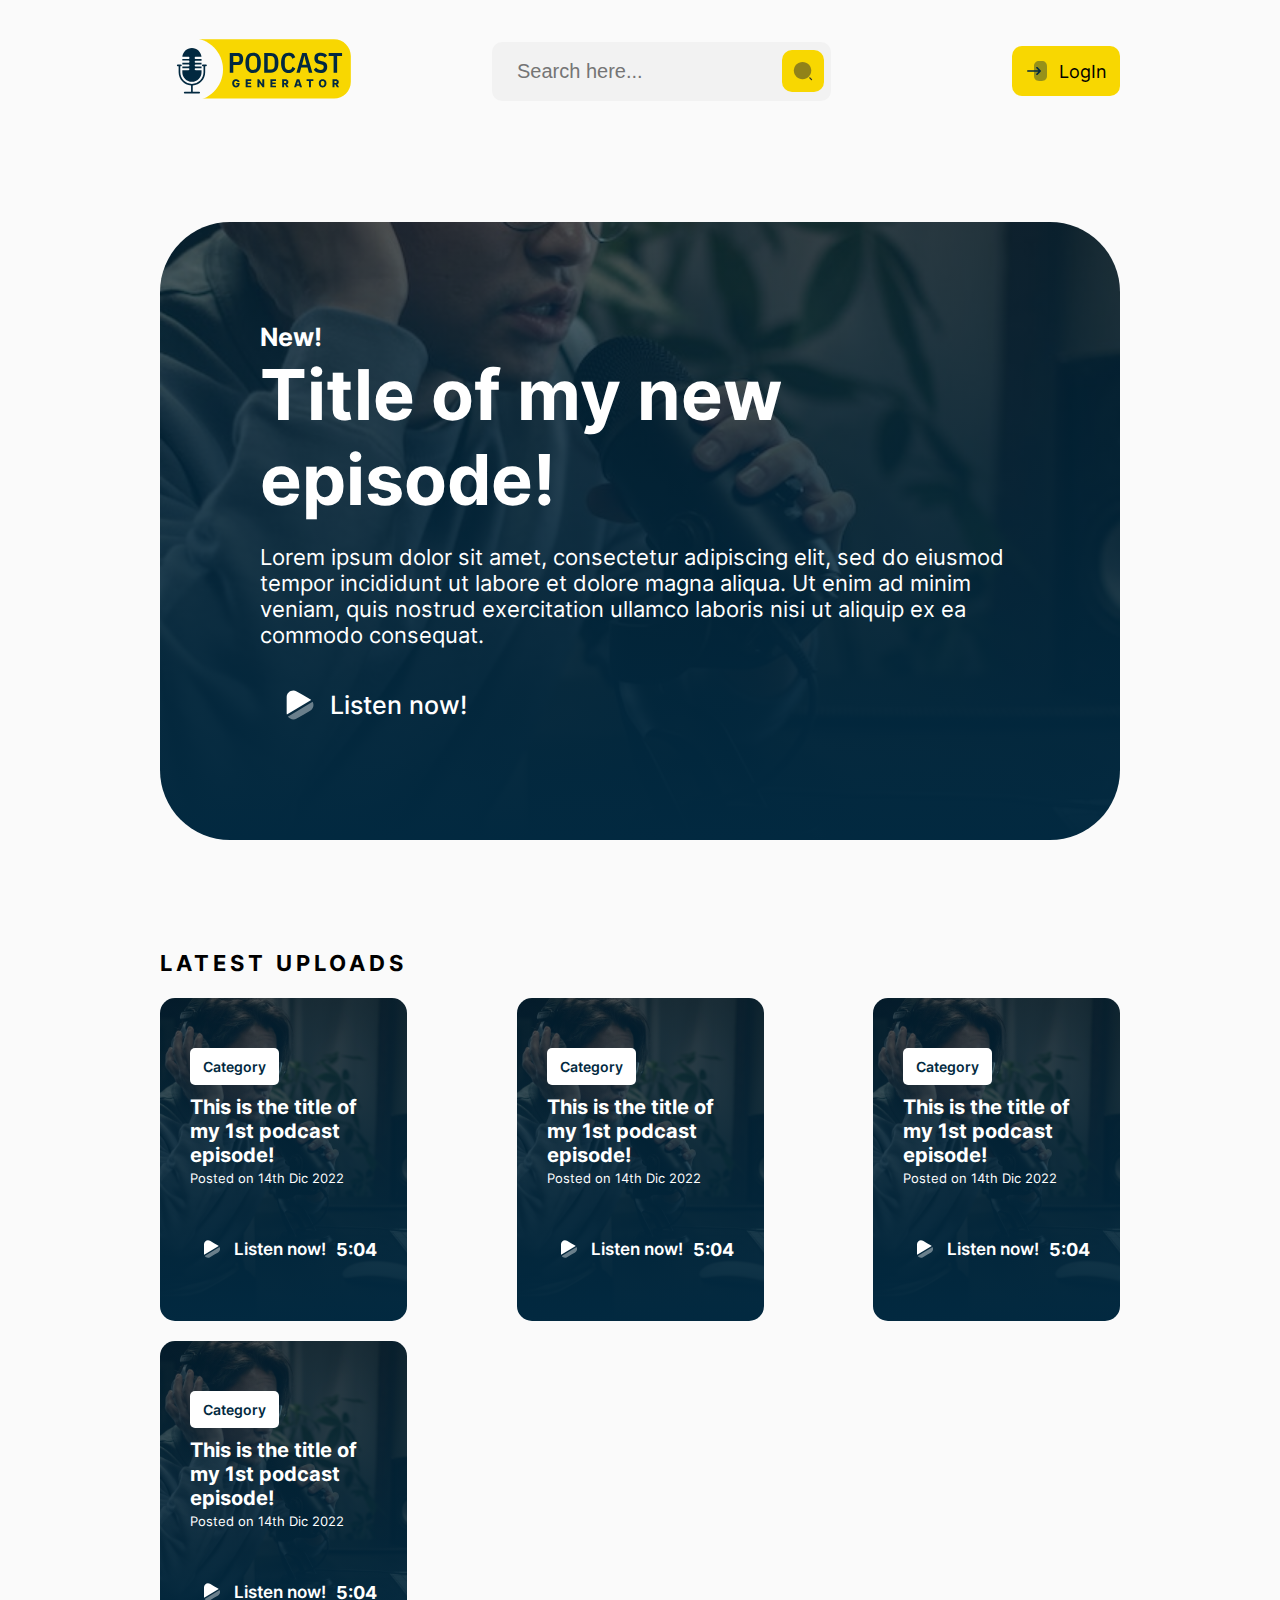
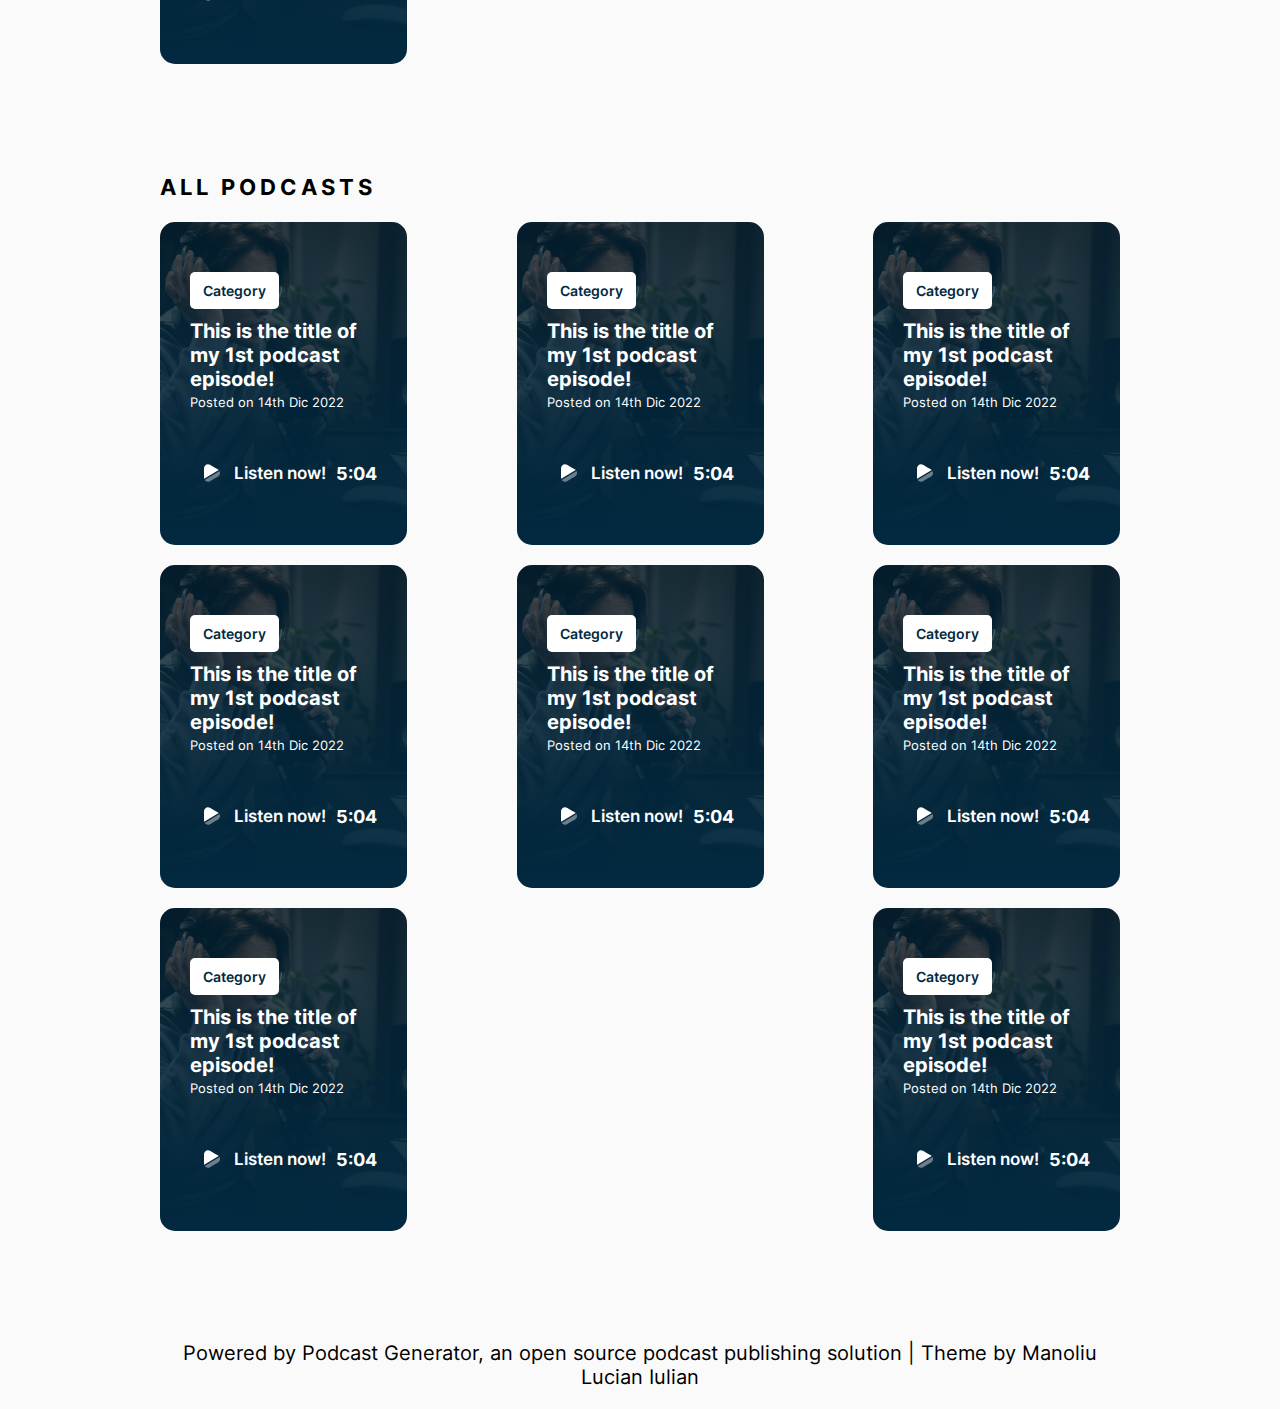
<file: index.html>
<!DOCTYPE html>
<html lang="en">
<head>
    <meta charset="UTF-8">
    <meta http-equiv="X-UA-Compatible" content="IE=edge">
    <meta name="viewport" content="width=device-width, initial-scale=1.0">
    <title>Yellow Theme</title>
    <link rel="stylesheet" href="./css/style.css">
    <script src="./js/script.js" defer async></script>
</head>

<body>
    
    <header>
    
        <div class="container">

            <div class="header">
                
                <a href="./index.html"><img class="logo" src="./img/logo/logo.svg" alt=""></a>
    
                <div class="search-box">

                    <form action="./index.php" class="search-form">

                        <input type="text" class="" placeholder="Search here..." name="search">

                        <!-- The button should be a button tag in the PG Theme -->
                        <a href="./results-page.html" class="search-button"></a>
                        <!-- The button should be a button tag in the PG Theme -->

                    </form>

                </div>    
            
                <nav>

                    <ul>
                        <li class="login-button">LogIn</li>
                    </ul>

                </nav>
            </div>
            
        </div>
    
    </header>

    <main>

        <div class="container">

            <section class="new-episode-box with-cover">

                <h3 class="new-episode-tag">New!</h3>

                <h1 class="new-episode-title">Title of my new episode!</h1>

                <p class="new-episode-description">Lorem ipsum dolor sit amet, consectetur adipiscing elit, sed do eiusmod tempor incididunt ut labore et dolore magna aliqua. Ut enim ad minim veniam, quis nostrud exercitation ullamco laboris nisi ut aliquip ex ea commodo consequat.</p>

                <a href="./single-episode.html" class="new-episode-cta">Listen now!</a>

            </section>

            <h3 class="section-title">Latest uploads</h3>

            <section class="episodes">
                <div class="episode-box with-cover">
                    <div class="episode-category-tag">
                        Category
                    </div>
                    <h3 class="episode-title">This is the title of my 1st podcast episode!</h3>
                    <span class="episode-posted-on">Posted on 14th Dic 2022</span>

                    <div class="cta-and-duration">
                        <a href="./single-episode.html" class="episode-cta">Listen now!</a>
                        <span class="episode-duration">5:04</span>
                    </div>
                </div>
                <div class="episode-box with-cover">
                    <div class="episode-category-tag">
                        Category
                    </div>
                    <h3 class="episode-title">This is the title of my 1st podcast episode!</h3>
                    <span class="episode-posted-on">Posted on 14th Dic 2022</span>

                    <div class="cta-and-duration">
                        <a href="./single-episode.html" class="episode-cta">Listen now!</a>
                        <span class="episode-duration">5:04</span>
                    </div>
                </div>
                <div class="episode-box with-cover">
                    <div class="episode-category-tag">
                        Category
                    </div>
                    <h3 class="episode-title">This is the title of my 1st podcast episode!</h3>
                    <span class="episode-posted-on">Posted on 14th Dic 2022</span>

                    <div class="cta-and-duration">
                        <a href="./single-episode.html" class="episode-cta">Listen now!</a>
                        <span class="episode-duration">5:04</span>
                    </div>
                </div>
                <div class="episode-box with-cover">
                    <div class="episode-category-tag">
                        Category
                    </div>
                    <h3 class="episode-title">This is the title of my 1st podcast episode!</h3>
                    <span class="episode-posted-on">Posted on 14th Dic 2022</span>

                    <div class="cta-and-duration">
                        <a href="./single-episode.html" class="episode-cta">Listen now!</a>
                        <span class="episode-duration">5:04</span>
                    </div>
                </div>
            </section>

            <h3 class="section-title">All podcasts</h3>

            <section class="episodes">
                <div class="episode-box with-cover">
                    <div class="episode-category-tag">
                        Category
                    </div>
                    <h3 class="episode-title">This is the title of my 1st podcast episode!</h3>
                    <span class="episode-posted-on">Posted on 14th Dic 2022</span>

                    <div class="cta-and-duration">
                        <a href="./single-episode.html" class="episode-cta">Listen now!</a>
                        <span class="episode-duration">5:04</span>
                    </div>
                </div>
                <div class="episode-box with-cover">
                    <div class="episode-category-tag">
                        Category
                    </div>
                    <h3 class="episode-title">This is the title of my 1st podcast episode!</h3>
                    <span class="episode-posted-on">Posted on 14th Dic 2022</span>

                    <div class="cta-and-duration">
                        <a href="./single-episode.html" class="episode-cta">Listen now!</a>
                        <span class="episode-duration">5:04</span>
                    </div>
                </div>
                <div class="episode-box with-cover">
                    <div class="episode-category-tag">
                        Category
                    </div>
                    <h3 class="episode-title">This is the title of my 1st podcast episode!</h3>
                    <span class="episode-posted-on">Posted on 14th Dic 2022</span>

                    <div class="cta-and-duration">
                        <a href="./single-episode.html" class="episode-cta">Listen now!</a>
                        <span class="episode-duration">5:04</span>
                    </div>
                </div>
                <div class="episode-box with-cover">
                    <div class="episode-category-tag">
                        Category
                    </div>
                    <h3 class="episode-title">This is the title of my 1st podcast episode!</h3>
                    <span class="episode-posted-on">Posted on 14th Dic 2022</span>

                    <div class="cta-and-duration">
                        <a href="./single-episode.html" class="episode-cta">Listen now!</a>
                        <span class="episode-duration">5:04</span>
                    </div>
                </div>
                <div class="episode-box with-cover">
                    <div class="episode-category-tag">
                        Category
                    </div>
                    <h3 class="episode-title">This is the title of my 1st podcast episode!</h3>
                    <span class="episode-posted-on">Posted on 14th Dic 2022</span>

                    <div class="cta-and-duration">
                        <a href="./single-episode.html" class="episode-cta">Listen now!</a>
                        <span class="episode-duration">5:04</span>
                    </div>
                </div>
                <div class="episode-box with-cover">
                    <div class="episode-category-tag">
                        Category
                    </div>
                    <h3 class="episode-title">This is the title of my 1st podcast episode!</h3>
                    <span class="episode-posted-on">Posted on 14th Dic 2022</span>

                    <div class="cta-and-duration">
                        <a href="./single-episode.html" class="episode-cta">Listen now!</a>
                        <span class="episode-duration">5:04</span>
                    </div>
                </div>
                <div class="episode-box with-cover">
                    <div class="episode-category-tag">
                        Category
                    </div>
                    <h3 class="episode-title">This is the title of my 1st podcast episode!</h3>
                    <span class="episode-posted-on">Posted on 14th Dic 2022</span>

                    <div class="cta-and-duration">
                        <a href="./single-episode.html" class="episode-cta">Listen now!</a>
                        <span class="episode-duration">5:04</span>
                    </div>
                </div>
                <div class="episode-box with-cover">
                    <div class="episode-category-tag">
                        Category
                    </div>
                    <h3 class="episode-title">This is the title of my 1st podcast episode!</h3>
                    <span class="episode-posted-on">Posted on 14th Dic 2022</span>

                    <div class="cta-and-duration">
                        <a href="./single-episode.html" class="episode-cta">Listen now!</a>
                        <span class="episode-duration">5:04</span>
                    </div>
                </div>
            </section>

            <footer>
                <p>Powered by Podcast Generator, an open source podcast publishing solution | Theme by Manoliu Lucian Iulian</p>
            </footer>
            
        </div>

    </main>

</body>

</html>
</file>
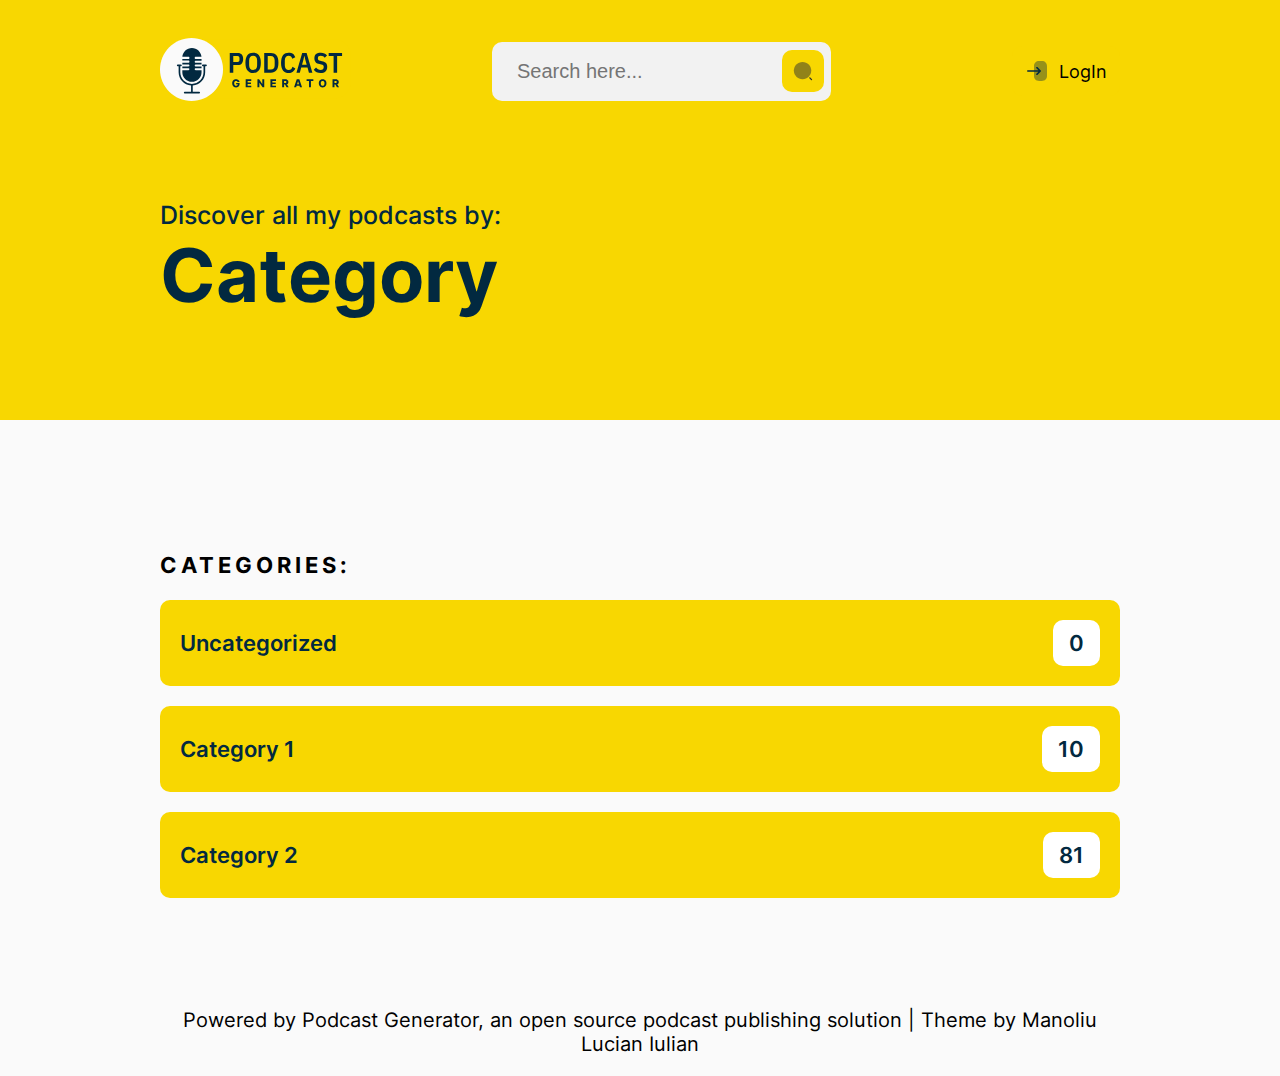
<file: categories.html>
<!DOCTYPE html>
<html lang="en">
<head>
    <meta charset="UTF-8">
    <meta http-equiv="X-UA-Compatible" content="IE=edge">
    <meta name="viewport" content="width=device-width, initial-scale=1.0">
    <title>Yellow Theme</title>
    <link rel="stylesheet" href="./css/style.css">
    <script src="./js/script.js" defer async></script>
</head>

<body>
    
    <header>
    
        <div class="container">

            <div class="header">

                <a href="./index.html"><img class="logo" src="./img/logo/logo.svg" alt=""></a>
    
                <div class="search-box">

                    <form action="./index.php" class="search-form">

                        <input type="text" class="" placeholder="Search here..." name="search">

                        <!-- This should be a "button tag" in the PG Theme -->
                        <a href="./results-page.html" class="search-button"></a>
                        <!-- This should be a "button tag" in the PG Theme -->
                        
                    </form>

                </div>    
            
                <nav>
                    <ul>
                        <li class="login-button">LogIn</li>
                    </ul>
                </nav>

            </div>

        </div>
    
    </header>

    <main>
        
        <section class="category-page-header">
        
            <div class="container">
                
                <p>Discover all my podcasts by:</p>
        
                <h3>Category</h3>
                
            </div>
            
        </section>

        <div class="container">
            
            <h3 class="section-title">Categories:</h3>

            <section class="categories">
                <ul class="categories-list">
                    <li class="categories-item">
                        Uncategorized 
                        <span class="episodes-count">0</span>
                    </li>
                    <li class="categories-item">
                        Category 1 
                        <span class="episodes-count">10</span>
                    </li>
                    <li class="categories-item">
                        Category 2 
                        <span class="episodes-count">81</span>
                    </li>
                </ul>
            </section>

            <footer>
                <p>Powered by Podcast Generator, an open source podcast publishing solution | Theme by Manoliu Lucian Iulian</p>
            </footer>

        </div>
        
    </main>

</body>

</html>
</file>
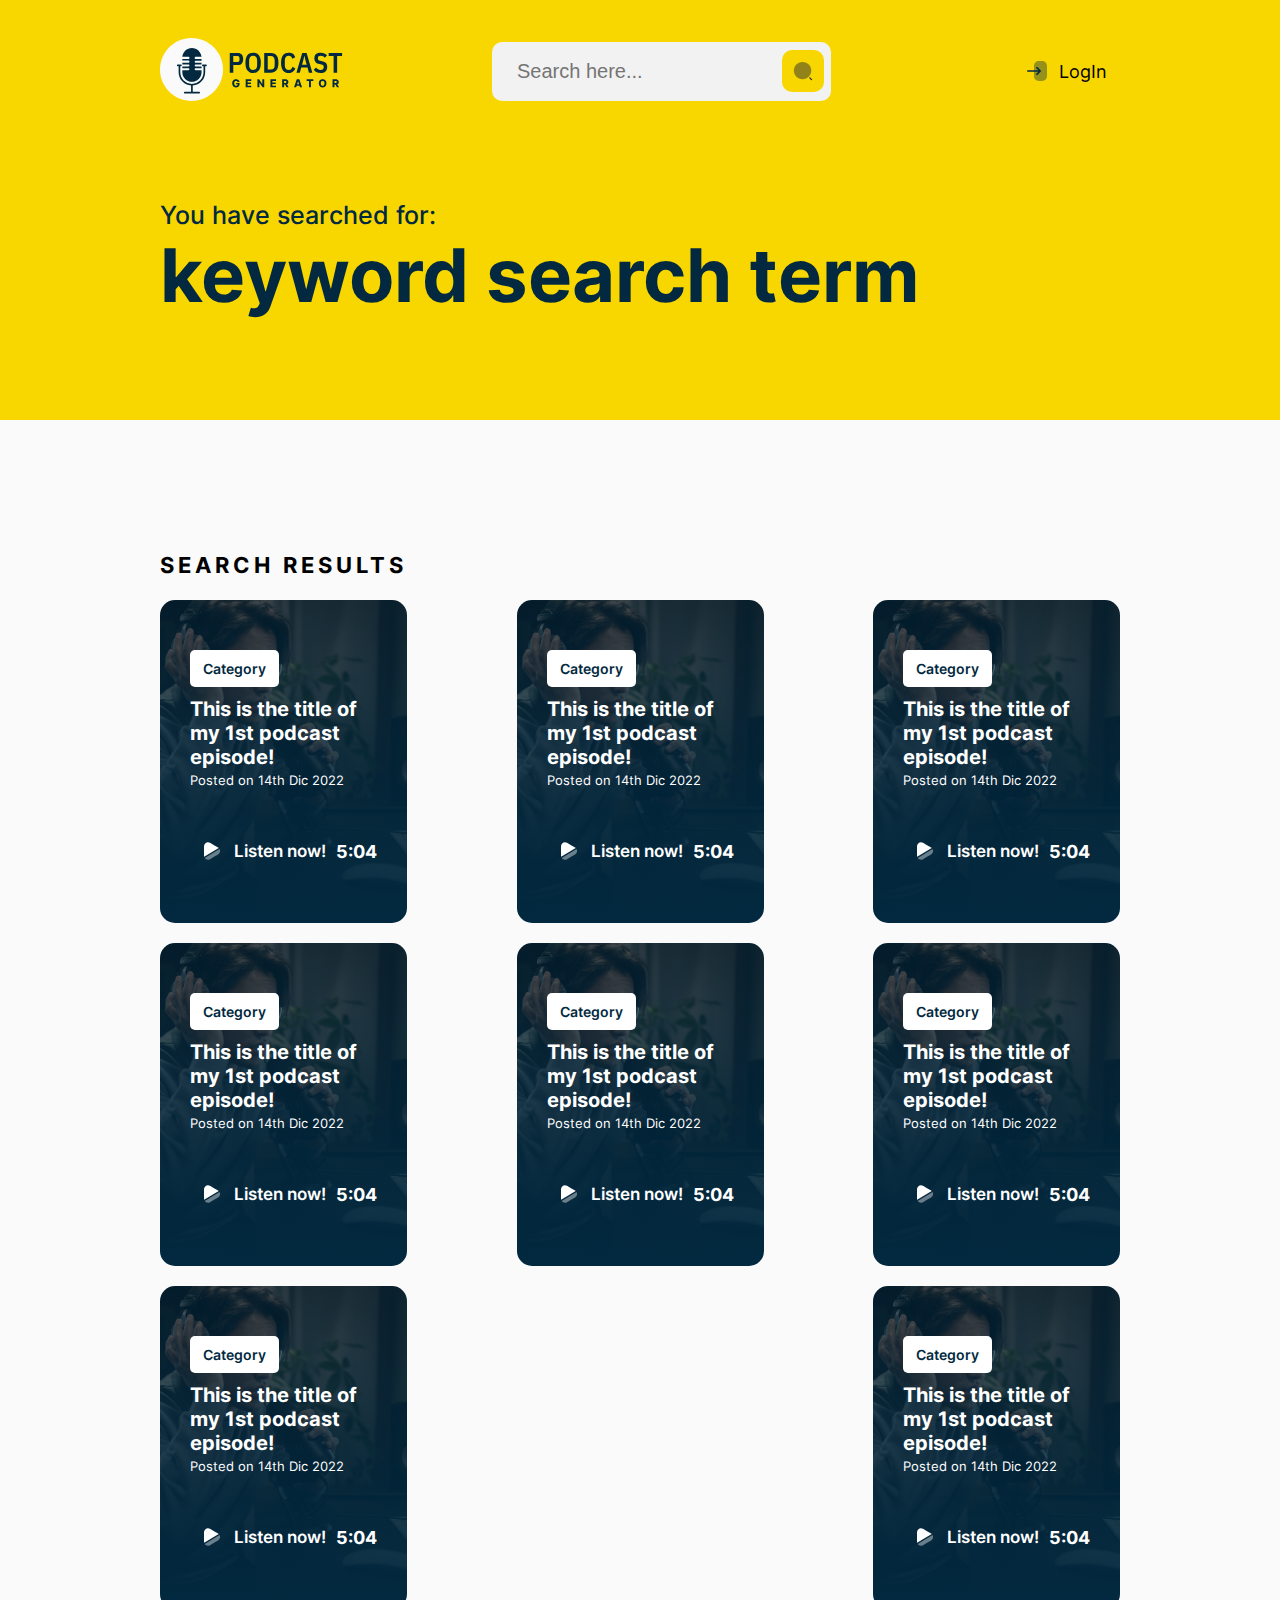
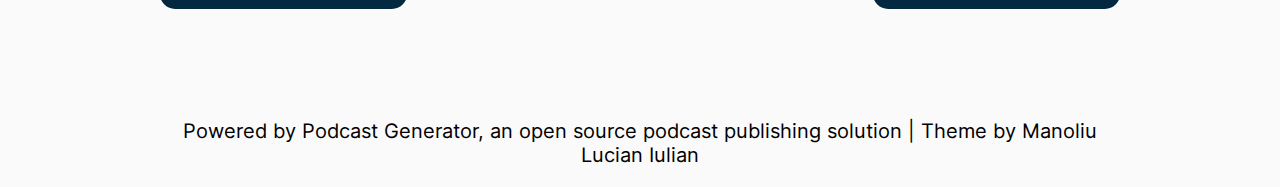
<file: results-page.html>
<!DOCTYPE html>
<html lang="en">
<head>
    <meta charset="UTF-8">
    <meta http-equiv="X-UA-Compatible" content="IE=edge">
    <meta name="viewport" content="width=device-width, initial-scale=1.0">
    <title>Yellow Theme</title>
    <link rel="stylesheet" href="./css/style.css">
    <script src="./js/script.js" defer async></script>
</head>

<body>
    
    <header>
    
        <div class="container">

            <div class="header">

                <a href="./index.html"><img class="logo" src="./img/logo/logo.svg" alt=""></a>
    
                <div class="search-box">

                    <form action="./index.php" class="search-form">

                        <input type="text" class="" placeholder="Search here..." name="search">

                        <!-- The button should be a button tag in the PG Theme -->
                        <a href="./results-page.html" class="search-button"></a>
                        <!-- The button should be a button tag in the PG Theme -->
                        
                    </form>

                </div>    
            
                <nav>
                    <ul>
                        <li class="login-button">LogIn</li>
                    </ul>
                </nav>

            </div>

        </div>
    
    </header>

    <main>
        
        <section class="search-informations">
        
            <div class="container">
                
                <p>You have searched for:</p>
        
                <h3 class="search-term">keyword search term</h3>
                
            </div>
            
        </section>

        <div class="container">
            
            <h3 class="section-title">Search results</h3>

            <section class="episodes">
                <div class="episode-box with-cover">
                    <div class="episode-category-tag">
                        Category
                    </div>
                    <h3 class="episode-title">This is the title of my 1st podcast episode!</h3>
                    <span class="episode-posted-on">Posted on 14th Dic 2022</span>

                    <div class="cta-and-duration">
                        <a href="./single-episode.html" class="episode-cta">Listen now!</a>
                        <span class="episode-duration">5:04</span>
                    </div>
                </div>
                <div class="episode-box with-cover">
                    <div class="episode-category-tag">
                        Category
                    </div>
                    <h3 class="episode-title">This is the title of my 1st podcast episode!</h3>
                    <span class="episode-posted-on">Posted on 14th Dic 2022</span>

                    <div class="cta-and-duration">
                        <a href="./single-episode.html" class="episode-cta">Listen now!</a>
                        <span class="episode-duration">5:04</span>
                    </div>
                </div>
                <div class="episode-box with-cover">
                    <div class="episode-category-tag">
                        Category
                    </div>
                    <h3 class="episode-title">This is the title of my 1st podcast episode!</h3>
                    <span class="episode-posted-on">Posted on 14th Dic 2022</span>

                    <div class="cta-and-duration">
                        <a href="./single-episode.html" class="episode-cta">Listen now!</a>
                        <span class="episode-duration">5:04</span>
                    </div>
                </div>
                <div class="episode-box with-cover">
                    <div class="episode-category-tag">
                        Category
                    </div>
                    <h3 class="episode-title">This is the title of my 1st podcast episode!</h3>
                    <span class="episode-posted-on">Posted on 14th Dic 2022</span>

                    <div class="cta-and-duration">
                        <a href="./single-episode.html" class="episode-cta">Listen now!</a>
                        <span class="episode-duration">5:04</span>
                    </div>
                </div>
                <div class="episode-box with-cover">
                    <div class="episode-category-tag">
                        Category
                    </div>
                    <h3 class="episode-title">This is the title of my 1st podcast episode!</h3>
                    <span class="episode-posted-on">Posted on 14th Dic 2022</span>

                    <div class="cta-and-duration">
                        <a href="./single-episode.html" class="episode-cta">Listen now!</a>
                        <span class="episode-duration">5:04</span>
                    </div>
                </div>
                <div class="episode-box with-cover">
                    <div class="episode-category-tag">
                        Category
                    </div>
                    <h3 class="episode-title">This is the title of my 1st podcast episode!</h3>
                    <span class="episode-posted-on">Posted on 14th Dic 2022</span>

                    <div class="cta-and-duration">
                        <a href="./single-episode.html" class="episode-cta">Listen now!</a>
                        <span class="episode-duration">5:04</span>
                    </div>
                </div>
                <div class="episode-box with-cover">
                    <div class="episode-category-tag">
                        Category
                    </div>
                    <h3 class="episode-title">This is the title of my 1st podcast episode!</h3>
                    <span class="episode-posted-on">Posted on 14th Dic 2022</span>

                    <div class="cta-and-duration">
                        <a href="./single-episode.html" class="episode-cta">Listen now!</a>
                        <span class="episode-duration">5:04</span>
                    </div>
                </div>
                <div class="episode-box with-cover">
                    <div class="episode-category-tag">
                        Category
                    </div>
                    <h3 class="episode-title">This is the title of my 1st podcast episode!</h3>
                    <span class="episode-posted-on">Posted on 14th Dic 2022</span>

                    <div class="cta-and-duration">
                        <a href="./single-episode.html" class="episode-cta">Listen now!</a>
                        <span class="episode-duration">5:04</span>
                    </div>
                </div>
            </section>

            <footer>
                <p>Powered by Podcast Generator, an open source podcast publishing solution | Theme by Manoliu Lucian Iulian</p>
            </footer>

        </div>
        
    </main>

</body>

</html>
</file>
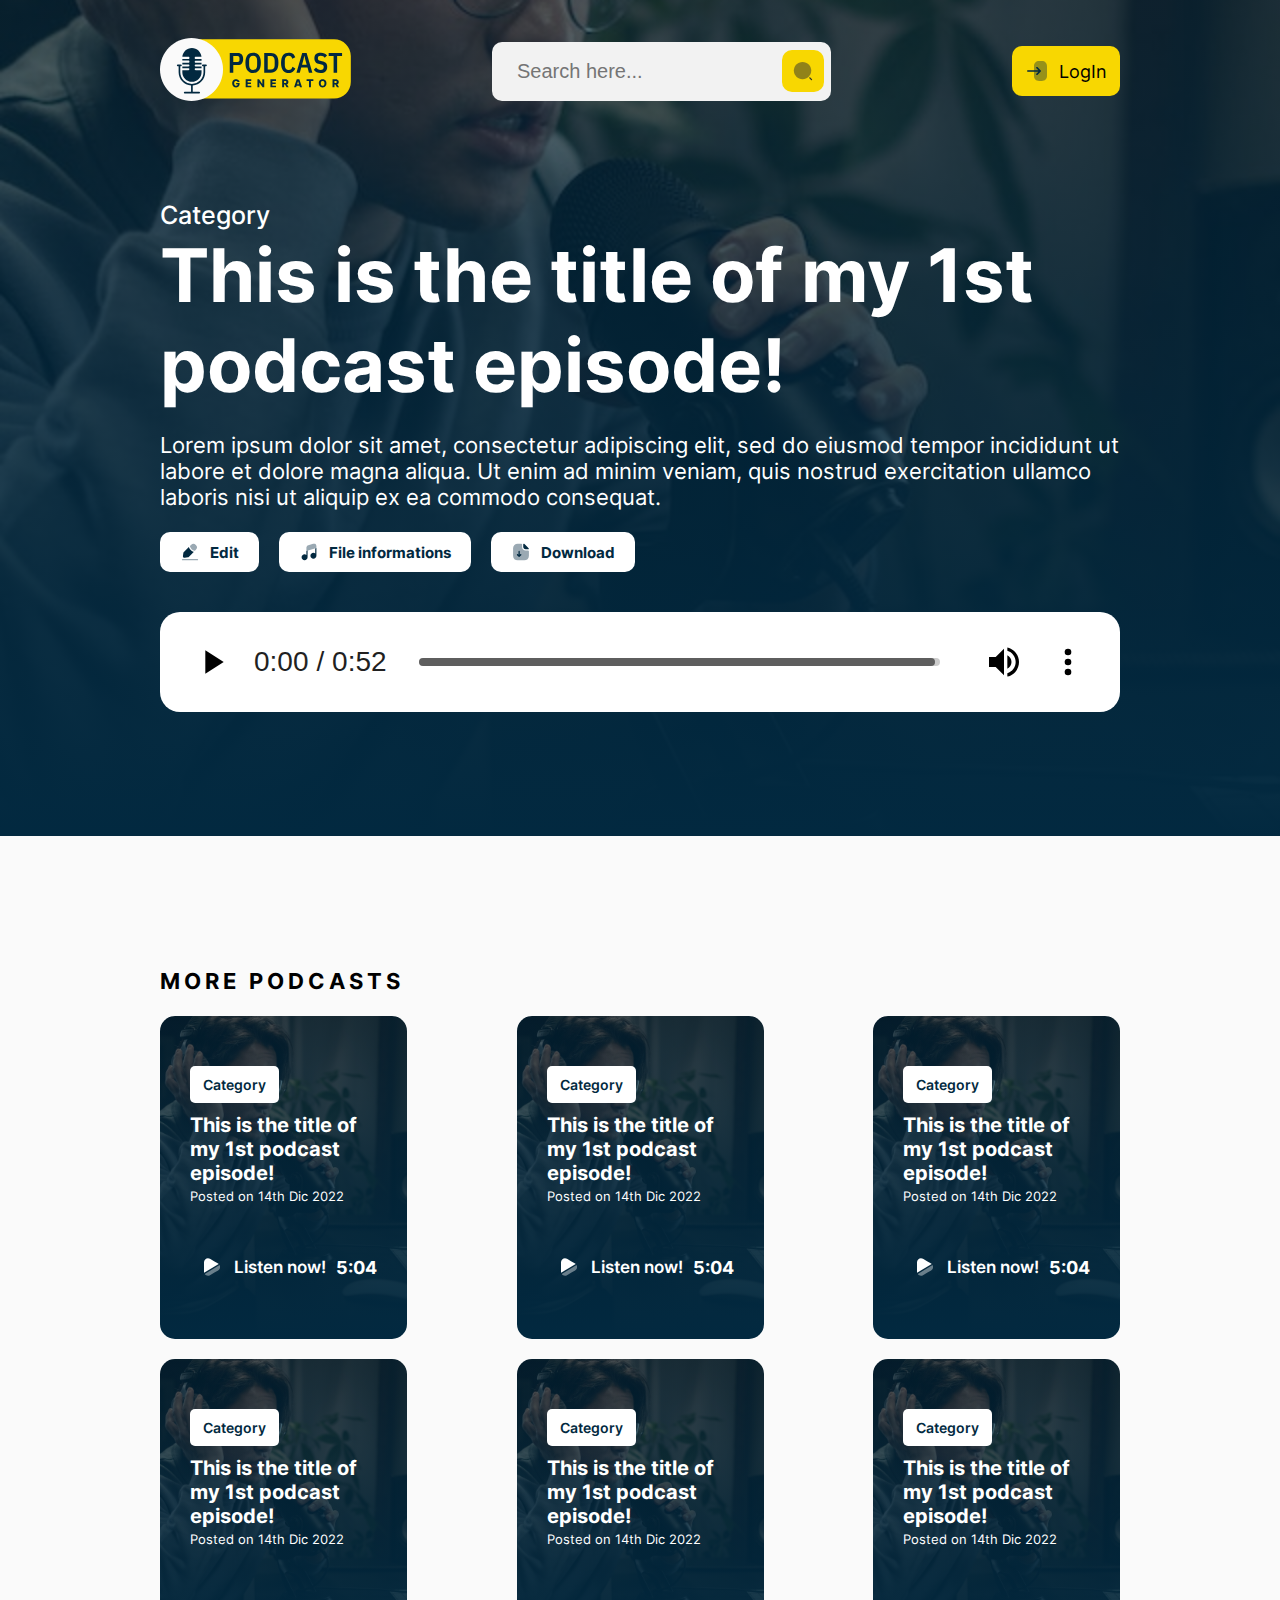
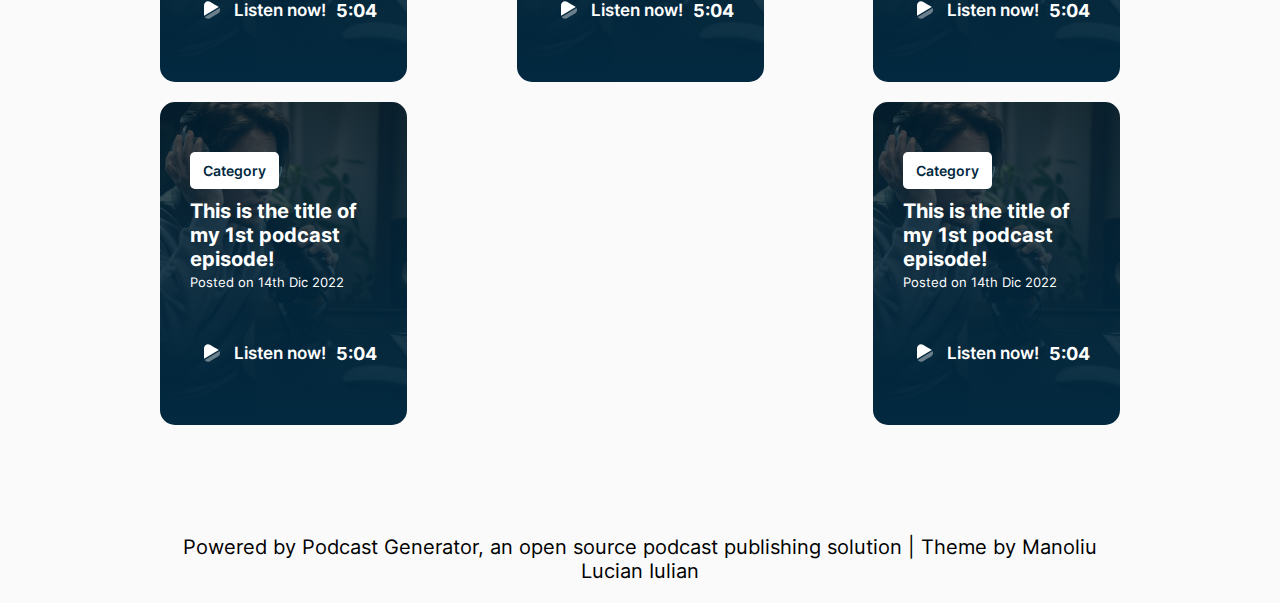
<file: single-episode.html>
<!DOCTYPE html>
<html lang="en">
<head>
    <meta charset="UTF-8">
    <meta http-equiv="X-UA-Compatible" content="IE=edge">
    <meta name="viewport" content="width=device-width, initial-scale=1.0">
    <title>Yellow Theme</title>
    <link rel="stylesheet" href="./css/style.css">
    <script src="./js/script.js" defer></script>
</head>

<body>
    
    <header>
    
        <div class="container">

            <div class="header">

                <a href="./index.html"><img class="logo" src="./img/logo/logo.svg" alt=""></a>
    
                <div class="search-box">

                    <form action="./index.php" class="search-form">

                        <input type="text" class="" placeholder="Search here..." name="search">

                        <!-- The button should be a button tag in the PG Theme -->
                        <a href="./results-page.html" class="search-button"></a>
                        <!-- The button should be a button tag in the PG Theme -->

                    </form>

                </div>    
            
                <nav>
                    <ul>
                        <li class="login-button">LogIn</li>
                    </ul>
                </nav>

            </div>

        </div>
    
    </header>

    <main>
        
        <section class="single-episode with-cover">
        
            <div class="container">
                <div class="episode-category-tag">
                    Category
                </div>
        
                <h3 class="episode-title">This is the title of my 1st podcast episode!</h3>

                <p class="episode-description">
                    Lorem ipsum dolor sit amet, consectetur adipiscing elit, sed do eiusmod tempor incididunt ut labore et dolore magna aliqua. Ut enim ad minim veniam, quis nostrud exercitation ullamco laboris nisi ut aliquip ex ea commodo consequat.
                </p>

                <div class="buttons">

                    <a class="edit-button">Edit</a>

                    <a class="file-informations-button">File informations</a>

                    <a class="download">Download</a>

                    <div class="file-informations-popup" style="visibility: hidden;">
                        <div class="file-informations-container">
                            <div class="title">
                                File information                                
                                <div class="close"></div>
                            </div>
                            <div class="informations">
                                <div class="row filetype">
                                    <div class="name filetype">Filetype:</div>
                                    <div class="value">Mp3</div>
                                </div>
                                <div class="row filetype">
                                    <div class="name size">Size:</div>
                                    <div class="value">2 mb</div>
                                </div>
                                <div class="row filetype">
                                    <div class="name bitrate">Bitrate:</div>
                                    <div class="value">0:53 m</div>
                                </div>
                                <div class="row filetype">
                                    <div class="name frequency">Frequency:</div>
                                    <div class="value">320 kbps</div>
                                </div>
                                <div class="row filetype">
                                    <div class="name published-date">Published date:</div>
                                    <div class="value">December 19, 2022</div>
                                </div>
                                <div class="row filetype">
                                    <div class="name published-time">Published time:</div>
                                    <div class="value">13:54:00</div>
                                </div>
                                <div class="row filetype">
                                    <div class="name season">Season:</div>
                                    <div class="value">1</div>
                                </div>
                                <div class="row filetype">
                                    <div class="name episode">Episode:</div>
                                    <div class="value">9</div>
                                </div>
                                <div class="row filetype">
                                    <div class="name author-name">Author name:</div>
                                    <div class="value">Luciano</div>
                                </div>
                                <div class="row filetype">
                                    <div class="name author-email">Author email:</div>
                                    <div class="value">Neamitika@gmail.com</div>
                                </div>
                            </div>
                        </div>
                    </div>
                    
                </div>
        
                <audio controls>
                    <source src="./audio/audio.mp3" type="audio/mpeg">
                </audio>
                
            </div>
            
        </section>


        <div class="container">
            
            <h3 class="section-title">More podcasts</h3>

            <section class="episodes">
                <div class="episode-box with-cover">
                    <div class="episode-category-tag">
                        Category
                    </div>
                    <h3 class="episode-title">This is the title of my 1st podcast episode!</h3>
                    <span class="episode-posted-on">Posted on 14th Dic 2022</span>

                    <div class="cta-and-duration">
                        <a href="./single-episode.html" class="episode-cta">Listen now!</a>
                        <span class="episode-duration">5:04</span>
                    </div>
                </div>
                <div class="episode-box with-cover">
                    <div class="episode-category-tag">
                        Category
                    </div>
                    <h3 class="episode-title">This is the title of my 1st podcast episode!</h3>
                    <span class="episode-posted-on">Posted on 14th Dic 2022</span>

                    <div class="cta-and-duration">
                        <a href="./single-episode.html" class="episode-cta">Listen now!</a>
                        <span class="episode-duration">5:04</span>
                    </div>
                </div>
                <div class="episode-box with-cover">
                    <div class="episode-category-tag">
                        Category
                    </div>
                    <h3 class="episode-title">This is the title of my 1st podcast episode!</h3>
                    <span class="episode-posted-on">Posted on 14th Dic 2022</span>

                    <div class="cta-and-duration">
                        <a href="./single-episode.html" class="episode-cta">Listen now!</a>
                        <span class="episode-duration">5:04</span>
                    </div>
                </div>
                <div class="episode-box with-cover">
                    <div class="episode-category-tag">
                        Category
                    </div>
                    <h3 class="episode-title">This is the title of my 1st podcast episode!</h3>
                    <span class="episode-posted-on">Posted on 14th Dic 2022</span>

                    <div class="cta-and-duration">
                        <a href="./single-episode.html" class="episode-cta">Listen now!</a>
                        <span class="episode-duration">5:04</span>
                    </div>
                </div>
                <div class="episode-box with-cover">
                    <div class="episode-category-tag">
                        Category
                    </div>
                    <h3 class="episode-title">This is the title of my 1st podcast episode!</h3>
                    <span class="episode-posted-on">Posted on 14th Dic 2022</span>

                    <div class="cta-and-duration">
                        <a href="./single-episode.html" class="episode-cta">Listen now!</a>
                        <span class="episode-duration">5:04</span>
                    </div>
                </div>
                <div class="episode-box with-cover">
                    <div class="episode-category-tag">
                        Category
                    </div>
                    <h3 class="episode-title">This is the title of my 1st podcast episode!</h3>
                    <span class="episode-posted-on">Posted on 14th Dic 2022</span>

                    <div class="cta-and-duration">
                        <a href="./single-episode.html" class="episode-cta">Listen now!</a>
                        <span class="episode-duration">5:04</span>
                    </div>
                </div>
                <div class="episode-box with-cover">
                    <div class="episode-category-tag">
                        Category
                    </div>
                    <h3 class="episode-title">This is the title of my 1st podcast episode!</h3>
                    <span class="episode-posted-on">Posted on 14th Dic 2022</span>

                    <div class="cta-and-duration">
                        <a href="./single-episode.html" class="episode-cta">Listen now!</a>
                        <span class="episode-duration">5:04</span>
                    </div>
                </div>
                <div class="episode-box with-cover">
                    <div class="episode-category-tag">
                        Category
                    </div>
                    <h3 class="episode-title">This is the title of my 1st podcast episode!</h3>
                    <span class="episode-posted-on">Posted on 14th Dic 2022</span>

                    <div class="cta-and-duration">
                        <a href="./single-episode.html" class="episode-cta">Listen now!</a>
                        <span class="episode-duration">5:04</span>
                    </div>
                </div>
            </section>

            <footer>
                <p>Powered by Podcast Generator, an open source podcast publishing solution | Theme by Manoliu Lucian Iulian</p>
            </footer>

        </div>
        
    </main>

</body>

</html>
</file>
<file: css/style.css>
@font-face {
  font-family: "Inter";
  font-style: normal;
  font-weight: 100 900;
  font-stretch: 0% 200%;
  src: url(../fonts/Inter-VariableFont.ttf) format("truetype");
}
html {
  background-color: #FAFAFA;
  font-family: Inter;
  overflow-x: hidden;
}

.container {
  width: 75vw;
}

.bg-yellow {
  background-color: #F8D701;
}

.bg-transparent {
  background-color: transparent;
}

audio {
  width: 100%;
  height: 100px;
  margin: 20px 0;
}
audio::-webkit-media-controls-enclosure {
  background-color: white;
  border-radius: 10px;
  zoom: 2;
}

body {
  display: flex;
  align-items: center;
  flex-direction: column;
  margin: 0;
}
body header {
  width: 100dvw;
  display: flex;
  justify-content: center;
  z-index: 1;
  background-color: transparent;
}
body .header {
  margin-top: 30px;
  width: 75vw;
  display: flex;
  align-items: center;
  justify-content: space-between;
}
body .header .search-box {
  background-color: #F2F2F2;
  border-radius: 10px;
}
body .header .search-box .search-form {
  height: 45px;
  display: flex;
  flex-direction: row;
  align-items: center;
  padding: 7px;
  padding-left: 25px;
}
body .header .search-box .search-form .search-button {
  background-color: #F8D701;
  border-radius: 10px;
  padding: 10px;
  display: flex;
  align-items: center;
  border: none;
  cursor: pointer;
}
body .header .search-box .search-form .search-button:hover {
  filter: brightness(0.9);
}
body .header .search-box .search-form .search-button::before {
  content: url(../img/icons/dark/search-icon.svg);
  width: 22px;
  height: 22px;
}
body .header .search-box .search-form input[type=text] {
  background-color: unset;
  border: none;
  height: 45px;
  font-size: 20px;
  padding: 0;
  margin: 0;
}
body .header .search-box .search-form input[type=text]:focus-visible {
  outline: none;
}
body .header nav ul {
  list-style-type: none;
}
body .header nav ul li.login-button {
  background-color: #F8D701;
  padding: 13px;
  border-radius: 10px;
  font-size: 18px;
  display: flex;
  gap: 10px;
  align-items: center;
}
body .header nav ul li.login-button::before {
  content: url(../img/icons/dark/login-icon.svg);
  width: 24px;
  height: 24px;
}
body .header nav ul li.login-button:hover {
  filter: brightness(0.9);
  cursor: pointer;
}
body main {
  width: 100vw;
  display: flex;
  flex-direction: column;
  align-items: center;
}
body main .section-title {
  text-transform: uppercase;
  letter-spacing: 4px;
  font-size: 22px;
}
body main section {
  margin-bottom: 110px;
}
body main section.single-episode {
  width: 100vw;
  display: flex;
  justify-content: center;
  padding-top: 200px;
  padding-bottom: 100px;
  margin-top: -112px;
  color: #022940;
}
body main section.single-episode.with-cover {
  background-image: linear-gradient(180deg, rgba(2, 41, 64, 0.65) 0%, #022940 100%), url("../img/example-background.jpg");
  background-repeat: no-repeat;
  background-size: cover;
  background-position: center;
  color: white;
}
body main section.single-episode.without-cover {
  background-color: #F8D701;
}
body main section.single-episode .episode-category-tag {
  font-size: 25px;
  font-variation-settings: "wght" 500;
}
body main section.single-episode .episode-title {
  font-size: 74px;
  font-variation-settings: "wght" 700;
  margin: 0;
}
body main section.single-episode .episode-description {
  font-size: 22px;
}
body main section.single-episode .buttons {
  display: flex;
  gap: 20px;
  font-variation-settings: "wght" 700;
  font-size: 15px;
  margin: 20px 0;
  color: #022940;
}
body main section.single-episode .buttons .edit-button {
  background-color: white;
  color: #022940;
  padding: 10px 20px;
  border-radius: 10px;
  display: flex;
  align-items: center;
  gap: 10px;
}
body main section.single-episode .buttons .edit-button:hover {
  cursor: pointer;
  filter: contrast(0.8);
}
body main section.single-episode .buttons .edit-button::before {
  content: url(../img/icons/dark/edit-icon.svg);
  width: 20px;
  height: 20px;
}
body main section.single-episode .buttons .file-informations-button {
  background-color: white;
  color: #022940;
  padding: 10px 20px;
  border-radius: 10px;
  display: flex;
  align-items: center;
  gap: 10px;
}
body main section.single-episode .buttons .file-informations-button:hover {
  cursor: pointer;
  filter: contrast(0.8);
}
body main section.single-episode .buttons .file-informations-button::before {
  content: url(../img/icons/dark/audio-informations-icon.svg);
  width: 20px;
  height: 20px;
}
body main section.single-episode .buttons .download {
  background-color: white;
  color: #022940;
  padding: 10px 20px;
  border-radius: 10px;
  display: flex;
  align-items: center;
  gap: 10px;
}
body main section.single-episode .buttons .download:hover {
  cursor: pointer;
  filter: contrast(0.8);
}
body main section.single-episode .buttons .download::before {
  content: url(../img/icons/dark/download-icon.svg);
  width: 20px;
  height: 20px;
}
body main section.single-episode .buttons .file-informations-popup {
  position: absolute;
  width: 100vw;
  height: 100vh;
  background-color: rgba(0, 0, 0, 0.3137254902);
  inset: 0;
  z-index: 2;
  display: flex;
  align-items: center;
  justify-content: center;
}
body main section.single-episode .buttons .file-informations-popup .file-informations-container {
  width: 500px;
  background: white;
  border-radius: 30px;
  padding: 40px;
  display: flex;
  flex-direction: column;
  gap: 30px;
}
body main section.single-episode .buttons .file-informations-popup .file-informations-container .title {
  display: flex;
  justify-content: space-between;
  align-items: center;
  font-size: 25px;
  font-variation-settings: "wght" 400;
}
body main section.single-episode .buttons .file-informations-popup .file-informations-container .title .close {
  display: flex;
}
body main section.single-episode .buttons .file-informations-popup .file-informations-container .title .close:hover {
  border-radius: 5px;
  background-color: #f3f3f3;
  cursor: pointer;
}
body main section.single-episode .buttons .file-informations-popup .file-informations-container .title .close::before {
  content: url(../img/icons/dark/close-icon.svg);
  width: 50px;
  height: 50px;
}
body main section.single-episode .buttons .file-informations-popup .file-informations-container .informations {
  gap: 10px;
  display: flex;
  flex-direction: column;
}
body main section.single-episode .buttons .file-informations-popup .file-informations-container .informations .row {
  display: flex;
  align-items: center;
}
body main section.single-episode .buttons .file-informations-popup .file-informations-container .informations .name {
  width: 50%;
  font-size: 20px;
  font-variation-settings: "wght" 400;
  display: flex;
  align-items: center;
  gap: 10px;
}
body main section.single-episode .buttons .file-informations-popup .file-informations-container .informations .name.filetype::before {
  content: url(../img/icons/dark/filetype-icon.svg);
  width: 28px;
  height: 28px;
}
body main section.single-episode .buttons .file-informations-popup .file-informations-container .informations .name.size::before {
  content: url(../img/icons/dark/size-icon.svg);
  width: 28px;
  height: 28px;
}
body main section.single-episode .buttons .file-informations-popup .file-informations-container .informations .name.duration::before {
  content: url(../img/icons/dark/duration-icon.svg);
  width: 28px;
  height: 28px;
}
body main section.single-episode .buttons .file-informations-popup .file-informations-container .informations .name.bitrate::before {
  content: url(../img/icons/dark/bitrate-and-frequency-icon.svg);
  width: 28px;
  height: 28px;
}
body main section.single-episode .buttons .file-informations-popup .file-informations-container .informations .name.frequency::before {
  content: url(../img/icons/dark/bitrate-and-frequency-icon.svg);
  width: 28px;
  height: 28px;
}
body main section.single-episode .buttons .file-informations-popup .file-informations-container .informations .name.published-date::before {
  content: url(../img/icons/dark/published-date-icon.svg);
  width: 28px;
  height: 28px;
}
body main section.single-episode .buttons .file-informations-popup .file-informations-container .informations .name.published-time::before {
  content: url(../img/icons/dark/published-time-icon.svg);
  width: 28px;
  height: 28px;
}
body main section.single-episode .buttons .file-informations-popup .file-informations-container .informations .name.season::before {
  content: url(../img/icons/dark/season-and-episode-icon.svg);
  width: 28px;
  height: 28px;
}
body main section.single-episode .buttons .file-informations-popup .file-informations-container .informations .name.episode::before {
  content: url(../img/icons/dark/season-and-episode-icon.svg);
  width: 28px;
  height: 28px;
}
body main section.single-episode .buttons .file-informations-popup .file-informations-container .informations .name.author-name::before {
  content: url(../img/icons/dark/author-name-icon.svg);
  width: 28px;
  height: 28px;
}
body main section.single-episode .buttons .file-informations-popup .file-informations-container .informations .name.author-email::before {
  content: url(../img/icons/dark/author-email-icon.svg);
  width: 28px;
  height: 28px;
}
body main section.single-episode .buttons .file-informations-popup .file-informations-container .informations .value {
  width: 50%;
  font-size: 22px;
  font-variation-settings: "wght" 600;
}
body main section.search-informations {
  width: 100vw;
  display: flex;
  justify-content: center;
  padding-top: 200px;
  padding-bottom: 100px;
  margin-top: -112px;
  color: #022940;
  background-color: #F8D701;
}
body main section.search-informations p {
  font-size: 25px;
  margin: 0;
  font-variation-settings: "wght" 500;
}
body main section.search-informations .search-term {
  font-size: 74px;
  font-variation-settings: "wght" 700;
  margin: 0;
}
body main section.category-page-header {
  width: 100vw;
  display: flex;
  justify-content: center;
  padding-top: 200px;
  padding-bottom: 100px;
  margin-top: -112px;
  color: #022940;
  background-color: #F8D701;
}
body main section.category-page-header p {
  font-size: 25px;
  margin: 0;
  font-variation-settings: "wght" 500;
}
body main section.category-page-header h3 {
  font-size: 74px;
  font-variation-settings: "wght" 700;
  margin: 0;
}
body main section.categories ul.categories-list {
  list-style: none;
  padding: 0;
}
body main section.categories ul.categories-list li.categories-item {
  margin: 20px 0;
  background-color: #F8D701;
  display: flex;
  justify-content: space-between;
  align-items: center;
  padding: 20px;
  font-weight: 600;
  font-size: 22px;
  border-radius: 10px;
  color: #022940;
}
body main section.categories ul.categories-list li.categories-item span.episodes-count {
  background: white;
  padding: 10px 16px;
  border-radius: 10px;
  font-weight: 600;
  font-size: 22px;
  color: #022940;
}
body main section.episodes {
  display: flex;
  flex-wrap: wrap;
  justify-content: space-between;
  gap: 20px;
  color: #022940;
}
body main section.episodes .episode-box {
  flex-basis: calc((75vw - 300px) / 4);
  padding: 50px 30px;
  border-radius: 15px;
}
body main section.episodes .episode-box.with-cover {
  background-image: linear-gradient(180deg, rgba(2, 41, 64, 0.65) 0%, #022940 100%), url("../img/example-background.jpg");
  background-repeat: no-repeat;
  background-size: cover;
  background-position: center;
  color: white;
}
body main section.episodes .episode-box.with-cover .episode-category-tag {
  background-color: white;
  color: #022940;
}
body main section.episodes .episode-box.with-cover .cta-and-duration {
  display: flex;
  align-items: center;
  justify-content: space-between;
  margin-top: 40px;
}
body main section.episodes .episode-box.with-cover .cta-and-duration .episode-cta {
  color: white;
}
body main section.episodes .episode-box.with-cover .cta-and-duration .episode-cta:hover {
  background-color: rgba(255, 255, 255, 0.1294117647);
}
body main section.episodes .episode-box.with-cover .cta-and-duration .episode-cta::before {
  content: url(../img/icons/light/play-icon.svg);
}
body main section.episodes .episode-box.without-cover {
  background-color: #F8D701;
}
body main section.episodes .episode-box .episode-category-tag {
  font-size: 14px;
  font-weight: 600;
  background-color: #022940;
  color: white;
  width: -moz-min-content;
  width: min-content;
  padding: 10px 13px;
  border-radius: 5px;
  margin-bottom: 10px;
}
body main section.episodes .episode-box .episode-title {
  font-size: 20px;
  margin: 0;
}
body main section.episodes .episode-box .episode-posted-on {
  font-size: 13px;
}
body main section.episodes .episode-box .cta-and-duration {
  display: flex;
  align-items: center;
  justify-content: space-between;
  margin-top: 40px;
}
body main section.episodes .episode-box .cta-and-duration .episode-cta {
  font-size: 17px;
  font-weight: 600;
  text-decoration: none;
  display: flex;
  align-items: center;
  color: #022940;
  border-radius: 10px;
  background-color: transparent;
  width: -moz-max-content;
  width: max-content;
  display: flex;
  flex-direction: row;
  gap: 10px;
  align-items: center;
  padding: 10px 10px;
}
body main section.episodes .episode-box .cta-and-duration .episode-cta:hover {
  background-color: rgba(2, 41, 64, 0.1294117647);
}
body main section.episodes .episode-box .cta-and-duration .episode-cta::before {
  content: url(../img/icons/dark/play-icon.svg);
  width: 40px;
  height: 40px;
  zoom: 0.6;
}
body main section.episodes .episode-box .cta-and-duration .episode-duration {
  font-size: 18px;
  font-weight: 700;
}
body main section.new-episode-box {
  max-height: 500px;
  padding: 100px;
  border-radius: 70px;
  margin: 110px 0;
  color: #022940;
}
body main section.new-episode-box.with-cover {
  background-image: linear-gradient(180deg, rgba(2, 41, 64, 0.65) 0%, #022940 100%), url("../img/example-background.jpg");
  background-repeat: no-repeat;
  background-size: cover;
  background-position: center;
  color: white;
}
body main section.new-episode-box.with-cover .new-episode-cta {
  color: white;
}
body main section.new-episode-box.with-cover .new-episode-cta:hover {
  background-color: rgba(255, 255, 255, 0.1294117647);
}
body main section.new-episode-box.with-cover .new-episode-cta::before {
  content: url(../img/icons/light/play-icon.svg);
}
body main section.new-episode-box.without-cover {
  background-color: #F8D701;
}
body main section.new-episode-box .new-episode-tag {
  font-size: 25px;
  margin: 0;
}
body main section.new-episode-box .new-episode-title {
  font-size: 70px;
  font-variation-settings: "wght" 700;
  margin: 0;
}
body main section.new-episode-box .new-episode-description {
  font-size: 22px;
}
body main section.new-episode-box .new-episode-cta {
  font-size: 25px;
  font-weight: 500;
  text-decoration: none;
  display: flex;
  align-items: center;
  color: #022940;
  border-radius: 10px;
  background-color: transparent;
  width: -moz-max-content;
  width: max-content;
  display: flex;
  flex-direction: row;
  gap: 10px;
  align-items: center;
  padding: 15px 20px;
}
body main section.new-episode-box .new-episode-cta:hover {
  background-color: rgba(2, 41, 64, 0.1294117647);
}
body main section.new-episode-box .new-episode-cta::before {
  content: url(../img/icons/dark/play-icon.svg);
  width: 40px;
  height: 40px;
}
body main footer {
  text-align: center;
  font-size: 20px;
}/*# sourceMappingURL=style.css.map */
</file>
